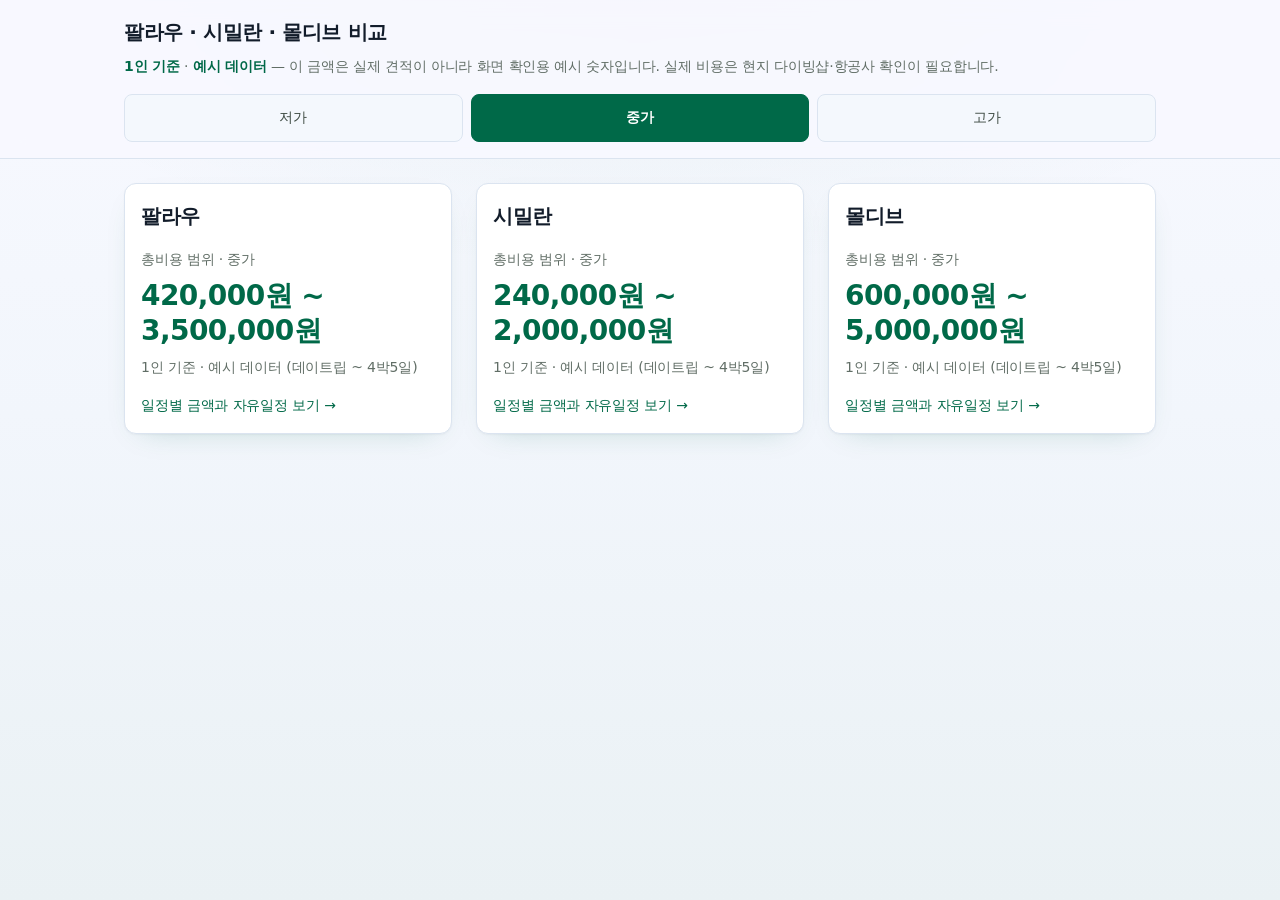
<file: index.html>
<!DOCTYPE html>
<html lang="ko">
<head>
  <meta charset="UTF-8" />
  <meta name="viewport" content="width=device-width, initial-scale=1" />
  <title>다이빙 여행 비교 — 팔라우·시밀란·몰디브</title>
  <!-- ?v=2 는 "2번째 버전"이라는 표시일 뿐이다.
       주소가 달라지면 브라우저가 저장해둔 예전 CSS를 버리고 새로 읽는다.
       앞으로 style.css 를 고칠 때마다 이 숫자를 하나씩 올리면 된다. -->
  <link rel="stylesheet" href="style.css?v=3" />
</head>
<body>

  <!-- 상단 고정 영역: 안내 문구 + 가격대 토글 (스크롤해도 사라지지 않는다) -->
  <header class="topbar">
    <div class="topbar__inner">
      <h1 class="site-title">팔라우 · 시밀란 · 몰디브 비교</h1>
      <p class="notice">
        <strong>1인 기준</strong> · <strong>예시 데이터</strong> —
        이 금액은 실제 견적이 아니라 화면 확인용 예시 숫자입니다. 실제 비용은 현지 다이빙샵·항공사 확인이 필요합니다.
      </p>

      <div class="tier-group" id="tierGroup" role="group" aria-label="가격대 선택">
        <button type="button" class="tier-button" data-tier="low" aria-pressed="false">저가</button>
        <button type="button" class="tier-button" data-tier="mid" aria-pressed="false">중가</button>
        <button type="button" class="tier-button" data-tier="high" aria-pressed="false">고가</button>
      </div>
    </div>
  </header>

  <main class="page">
    <!-- 가격대가 선택되지 않은 예외 상황에만 보이는 안내 -->
    <p class="warn-box is-hidden" id="tierWarning"></p>

    <!-- 세 스팟 카드 3개 — 같은 크기로 나란히 놓은 것이 곧 비교 요약이다 -->
    <ul class="spot-grid" id="spotGrid"></ul>
  </main>

  <script src="data.js"></script>
  <script src="main.js"></script>
</body>
</html>
</file>
<file: style.css>
/* style.css — 메인·상세 두 화면이 함께 쓰는 스타일
 * 색·배경 수치의 출처는 docs/design-standard.md (Stitch "Pelagic Minimalist" 시스템).
 */

/* ---------- 1. 디자인 토큰 ----------
   색·글자크기·간격을 여기 한 곳에 변수로 모아 둔다.
   나중에 색을 바꿀 때 이 블록만 고치면 전체가 따라 바뀐다. */
:root {
  /* 바탕 — 순백을 크게 깔지 않고 아주 옅게 색을 머금은 면으로 둔다.
     흰 바탕 위 검은 글씨보다 대비가 한 단계 낮아 오래 봐도 덜 피로하다. */
  --color-bg: #f8f9ff;        /* 옅은 블루 화이트 */
  --color-bg-2: #f2f6fc;      /* 중간 */
  --color-bg-3: #eaf1f4;      /* 옅은 청록 */

  /* 면 */
  --color-surface: #ffffff;       /* 카드·표 */
  --color-surface-soft: #f4f8fd;  /* 선택 안 된 버튼 등 보조 면 */

  /* 강조 */
  --color-primary: #006948;       /* 선택된 버튼, 강조 테두리, 금액 숫자에만 */
  --color-primary-hover: #00553a;
  --color-primary-soft: #e6f4ee;  /* 옅은 틴트 */
  --color-primary-line: #9fd6bf;

  /* 선 */
  --color-line: #dbe4f0;

  /* 글자 */
  --color-text: #121c2a;        /* 본문 — 순검정 대신 짙은 남회색 */
  --color-text-2: #3d4a42;      /* 보조 본문 */
  /* 시안의 outline(#6d7a72)은 흰 면 위 대비가 4.3:1 이라 작은 글씨에는 살짝 흐리다.
     항상 떠 있어야 하는 "1인 기준 · 예시 데이터" 안내를 위해 한 단계만 어둡게 잡았다. */
  --color-text-muted: #616e66;  /* 라벨·단위·메타 (대비 5.1:1) */

  /* 누락/경고 — 차분한 앰버 */
  --color-warn-text: #8d4b00;
  --color-warn-bg: #fff3e4;
  --color-warn-line: #f0d9bd;

  /* 그림자 — 검은 흐린 그림자 대신 아주 옅은 에메랄드 기운만 */
  --shadow-card: 0 1px 2px rgba(18, 28, 42, 0.04), 0 10px 30px -18px rgba(0, 105, 72, 0.28);
  --shadow-card-hover: 0 1px 2px rgba(18, 28, 42, 0.05), 0 16px 36px -18px rgba(0, 105, 72, 0.38);

  /* 글자 크기 */
  --fs-amount: 28px;  /* 총비용·금액 */
  --fs-spot: 20px;    /* 스팟명 */
  --fs-body: 16px;    /* 본문 */
  --fs-label: 14px;   /* 라벨·안내문구 */

  /* 간격 (8의 배수) */
  --space-1: 8px;
  --space-2: 16px;
  --space-3: 24px;
  --space-4: 32px;

  /* 모양 */
  --radius-card: 12px;
  --radius-button: 8px;
  --height-button: 48px;
}

/* ---------- 2. 기본값 ---------- */
* {
  box-sizing: border-box; /* 패딩을 넣어도 폭이 늘어나지 않게 — 390px 가로 스크롤 방지의 핵심 */
}

html,
body {
  margin: 0;
  padding: 0;
}

body {
  min-height: 100vh;
  /* 위쪽에 은은한 빛 한 겹 + 아래로 내려가며 옅은 청록으로 바뀌는 바탕.
     background-attachment: fixed 라서 스크롤해도 바탕이 따라 움직이지 않는다. */
  background:
    radial-gradient(1200px 620px at 50% -12%, rgba(0, 105, 72, 0.07), transparent 62%),
    linear-gradient(180deg, var(--color-bg) 0%, var(--color-bg-2) 46%, var(--color-bg-3) 100%);
  background-attachment: fixed;
  color: var(--color-text);
  font-family: "Geist", "Pretendard", "Apple SD Gothic Neo", "Malgun Gothic", system-ui, sans-serif;
  font-size: var(--fs-body);
  line-height: 1.6;
  letter-spacing: -0.01em;
  -webkit-text-size-adjust: 100%;
  -webkit-font-smoothing: antialiased;
  overflow-x: hidden;
}

/* 숫자는 자릿수가 달라도 세로로 줄이 맞게(tabular-nums) 표시한다. */
.spot-card__amount,
.price-table td {
  font-variant-numeric: tabular-nums;
  letter-spacing: -0.02em;
}

.page {
  max-width: 1080px;
  margin: 0 auto;
  padding: 0 var(--space-3) var(--space-4);
}

/* ---------- 3. 상단 고정 영역 ----------
   안내 문구와 가격대 토글은 화면 맨 위에 붙어 있어 스크롤해도 사라지지 않는다. */
.topbar {
  position: sticky;
  top: 0;
  z-index: 10;
  /* 반투명 + 흐림 처리 — 아래 내용이 비쳐 지나가 딱딱하지 않다. */
  background: rgba(248, 249, 255, 0.86);
  backdrop-filter: blur(12px);
  -webkit-backdrop-filter: blur(12px);
  border-bottom: 1px solid var(--color-line);
}

.topbar__inner {
  max-width: 1080px;
  margin: 0 auto;
  padding: var(--space-2) var(--space-3);
}

.site-title {
  margin: 0 0 var(--space-1);
  font-size: var(--fs-spot);
  font-weight: 600;
  letter-spacing: -0.02em;
}

.notice {
  margin: 0;
  font-size: var(--fs-label);
  line-height: 1.55;
  color: var(--color-text-muted);
}

.notice strong {
  color: var(--color-primary);
  font-weight: 600;
}

/* 가격대 토글 */
.tier-group {
  display: flex;
  gap: var(--space-1);
  margin-top: var(--space-2);
}

.tier-button {
  flex: 1 1 0;
  height: var(--height-button);
  border: 1px solid var(--color-line);
  border-radius: var(--radius-button);
  background: var(--color-surface-soft);
  color: var(--color-text-2);
  font-size: var(--fs-label);
  font-family: inherit;
  letter-spacing: -0.01em;
  cursor: pointer;
  transition: background-color 0.15s ease, border-color 0.15s ease, color 0.15s ease;
}

.tier-button:hover {
  border-color: var(--color-primary-line);
  background: var(--color-primary-soft);
  color: var(--color-primary);
}

.tier-button:focus-visible {
  outline: 2px solid var(--color-primary-line);
  outline-offset: 2px;
}

.tier-button[aria-pressed="true"] {
  background: var(--color-primary);
  border-color: var(--color-primary);
  color: #ffffff;
  font-weight: 600;
}

.tier-button[aria-pressed="true"]:hover {
  background: var(--color-primary-hover);
  border-color: var(--color-primary-hover);
  color: #ffffff;
}

/* ---------- 4. 카드 3개 (메인) ---------- */
.spot-grid {
  display: grid;
  grid-template-columns: repeat(3, 1fr); /* 같은 크기로 나란히 */
  gap: var(--space-3);                   /* 카드 사이 간격 24px ≥ 카드 내부 여백 16px */
  margin-top: var(--space-3);
  padding: 0;
  list-style: none;
}

.spot-card {
  display: block;
  height: 100%;
  padding: var(--space-2);
  border: 1px solid var(--color-line);
  border-radius: var(--radius-card);
  background: var(--color-surface); /* 옅은 바탕 위에 흰 카드가 떠 보인다 */
  box-shadow: var(--shadow-card);
  color: inherit;
  text-decoration: none;
  cursor: pointer;
  transition: border-color 0.15s ease, box-shadow 0.15s ease, transform 0.15s ease;
}

.spot-card:hover,
.spot-card:focus-visible {
  border-color: var(--color-primary); /* 강조 테두리 — 두께는 그대로라 카드가 흔들리지 않는다 */
  box-shadow: var(--shadow-card-hover);
  transform: translateY(-2px);
  outline: none;
}

.spot-card__name {
  margin: 0;
  font-size: var(--fs-spot);
  font-weight: 600;
  letter-spacing: -0.02em;
}

.spot-card__amount-label {
  margin: var(--space-2) 0 var(--space-1);
  font-size: var(--fs-label);
  color: var(--color-text-muted);
}

.spot-card__amount {
  margin: 0;
  font-size: var(--fs-amount);
  font-weight: 600;
  line-height: 1.25;
  color: var(--color-primary);
  word-break: keep-all;
}

.spot-card__meta {
  margin: var(--space-1) 0 0;
  font-size: var(--fs-label);
  color: var(--color-text-muted);
}

.spot-card__more {
  margin: var(--space-2) 0 0;
  font-size: var(--fs-label);
  font-weight: 500;
  color: var(--color-primary);
}

/* ---------- 5. 상세 화면 ---------- */
.back-link {
  display: inline-flex;
  align-items: center;
  height: var(--height-button);
  padding: 0 var(--space-2);
  margin-top: var(--space-3);
  border: 1px solid var(--color-line);
  border-radius: var(--radius-button);
  background: var(--color-surface);
  color: var(--color-text-2);
  font-size: var(--fs-label);
  text-decoration: none;
  transition: border-color 0.15s ease, color 0.15s ease, background-color 0.15s ease;
}

.back-link:hover {
  border-color: var(--color-primary-line);
  background: var(--color-primary-soft);
  color: var(--color-primary);
}

.back-link:focus-visible {
  outline: 2px solid var(--color-primary-line);
  outline-offset: 2px;
}

.detail-title {
  margin: var(--space-3) 0 0;
  font-size: var(--fs-spot);
  font-weight: 600;
  letter-spacing: -0.02em;
}

.section-title {
  margin: var(--space-4) 0 var(--space-2);
  font-size: var(--fs-label);
  font-weight: 600;
  letter-spacing: 0.04em;
  text-transform: uppercase;
  color: var(--color-text-muted);
}

/* 일정 5종 금액 표 */
.price-table {
  width: 100%;
  border-collapse: separate;  /* 모서리를 둥글게 유지하려면 separate 가 필요하다 */
  border-spacing: 0;
  background: var(--color-surface);
  border: 1px solid var(--color-line);
  border-radius: var(--radius-card);
  box-shadow: var(--shadow-card);
  overflow: hidden;
}

.price-table th,
.price-table td {
  padding: var(--space-2);
  text-align: left;
  border-bottom: 1px solid var(--color-line);
}

.price-table tr:last-child th,
.price-table tr:last-child td {
  border-bottom: none;
}

.price-table tr:hover th,
.price-table tr:hover td {
  background: var(--color-primary-soft);
}

.price-table th {
  font-size: var(--fs-body);
  font-weight: 500;
  color: var(--color-text-2);
  white-space: nowrap;
}

.price-table td {
  font-size: var(--fs-amount);
  font-weight: 600;
  color: var(--color-primary);
  text-align: right;
  word-break: keep-all;
}

.price-table td.is-missing {
  font-size: var(--fs-label);
  font-weight: 400;
  color: var(--color-warn-text);
  text-align: left;
  letter-spacing: normal;
}

/* 주요 다이빙 포인트 카드 */
.point-grid {
  display: grid;
  grid-template-columns: repeat(2, 1fr);
  gap: var(--space-3);
  margin: 0;
  padding: 0;
  list-style: none;
}

.point-card {
  display: flex;
  flex-direction: column;
  border: 1px solid var(--color-line);
  border-radius: var(--radius-card);
  background: var(--color-surface);
  box-shadow: var(--shadow-card);
  overflow: hidden; /* 사진이 카드 둥근 모서리 밖으로 삐져나오지 않게 */
}

/* 사진 자리 — 사진이 아직 없어도 높이가 유지돼 화면이 덜컹거리지 않는다. */
.point-card__photo {
  position: relative;
  aspect-ratio: 16 / 9;
  background: linear-gradient(135deg, #e8f0f7 0%, #dfeae8 100%);
  display: flex;
  align-items: center;
  justify-content: center;
}

.point-card__photo img {
  width: 100%;
  height: 100%;
  object-fit: cover; /* 비율이 달라도 잘라서 꽉 채운다 */
  display: block;
}

/* 안내문은 평소엔 숨어 있다가, 사진 로딩에 실패했을 때만 나타난다. */
.point-card__hint {
  display: none;
  margin: 0;
  padding: var(--space-2);
  font-size: 13px;
  line-height: 1.5;
  text-align: center;
  color: var(--color-text-muted);
  word-break: break-all;
}

.point-card__photo.is-empty .point-card__hint {
  display: block;
}

.point-card__body {
  padding: var(--space-2);
}

.point-card__title {
  margin: 0;
  font-size: var(--fs-body);
  font-weight: 600;
  letter-spacing: -0.01em;
}

.point-card__en {
  margin: 0 0 var(--space-1);
  font-size: var(--fs-label);
  color: var(--color-text-muted);
}

.point-card__desc {
  margin: var(--space-1) 0 0;
  font-size: var(--fs-label);
  line-height: 1.6;
  color: var(--color-text-2);
}

/* 작은 라벨(칩) 묶음 */
.chip-row {
  display: flex;
  flex-wrap: wrap;
  gap: 6px;
  margin: 0;
}

.chip {
  padding: 2px var(--space-1);
  border: 1px solid var(--color-line);
  border-radius: var(--radius-button);
  background: var(--color-surface-soft);
  font-size: 13px;
  color: var(--color-text-2);
  white-space: nowrap;
}

/* 출처 표기 */
.source-note {
  margin: var(--space-1) 0 0;
  font-size: 13px;
  color: var(--color-text-muted);
}

/* 자유일정 카드 2개 */
.free-grid {
  display: grid;
  grid-template-columns: repeat(2, 1fr);
  gap: var(--space-3);
  margin: 0;
  padding: 0;
  list-style: none;
}

.free-card {
  padding: var(--space-2);
  border: 1px solid var(--color-line);
  border-radius: var(--radius-card);
  background: var(--color-surface);
  box-shadow: var(--shadow-card);
}

.free-card__title {
  margin: 0 0 var(--space-1);
  font-size: var(--fs-body);
  font-weight: 600;
  letter-spacing: -0.01em;
}

.free-card__desc {
  margin: 0 0 var(--space-2);
  font-size: var(--fs-body);
  color: var(--color-text-2);
}

.free-card__timing {
  display: inline-block;
  padding: 4px var(--space-1);
  border: 1px solid var(--color-primary-line);
  border-radius: var(--radius-button);
  background: var(--color-primary-soft);
  font-size: var(--fs-label);
  font-weight: 500;
  color: var(--color-primary);
}

/* ---------- 6. 경고 / 누락 상태 ---------- */
.warn-box {
  margin-top: var(--space-3);
  padding: var(--space-2);
  border: 1px solid var(--color-warn-line);
  border-radius: var(--radius-card);
  background: var(--color-warn-bg);
  color: var(--color-warn-text);
  font-size: var(--fs-label);
}

.is-hidden {
  display: none;
}

/* ---------- 7. 모바일 (390px 기준) ---------- */
@media (max-width: 720px) {
  :root {
    --fs-amount: 24px; /* 여전히 화면에서 가장 큰 글자 */
  }

  .page {
    padding: 0 var(--space-2) var(--space-4);
  }

  .topbar__inner {
    padding: var(--space-2);
  }

  /* 카드는 세로로 하나씩, 폭을 꽉 채운다 */
  .spot-grid,
  .free-grid,
  .point-grid {
    grid-template-columns: 1fr;
    gap: var(--space-2);
  }

  .price-table th,
  .price-table td {
    padding: var(--space-1) var(--space-2);
  }
}

/* ---------- 8. 움직임을 줄이도록 설정한 사용자 배려 ---------- */
@media (prefers-reduced-motion: reduce) {
  * {
    transition: none !important;
  }
  .spot-card:hover {
    transform: none;
  }
}
</file>
